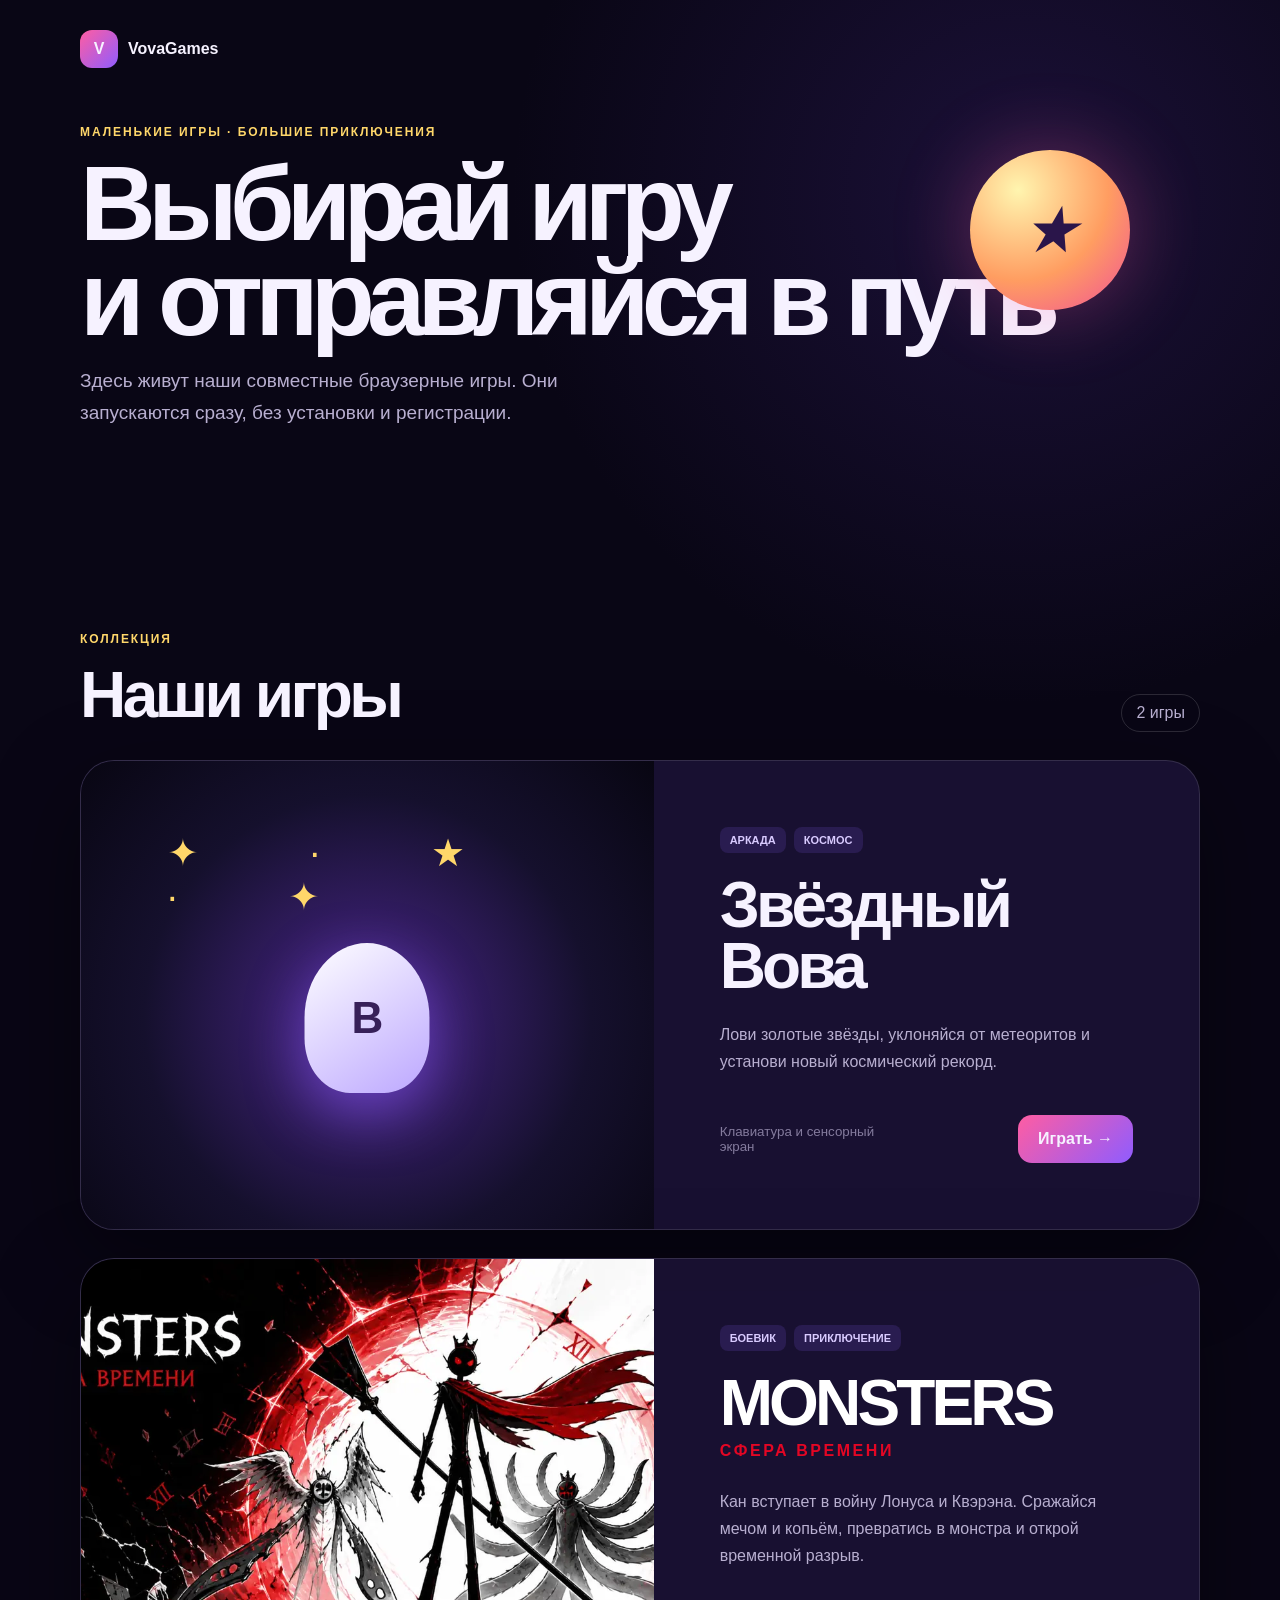
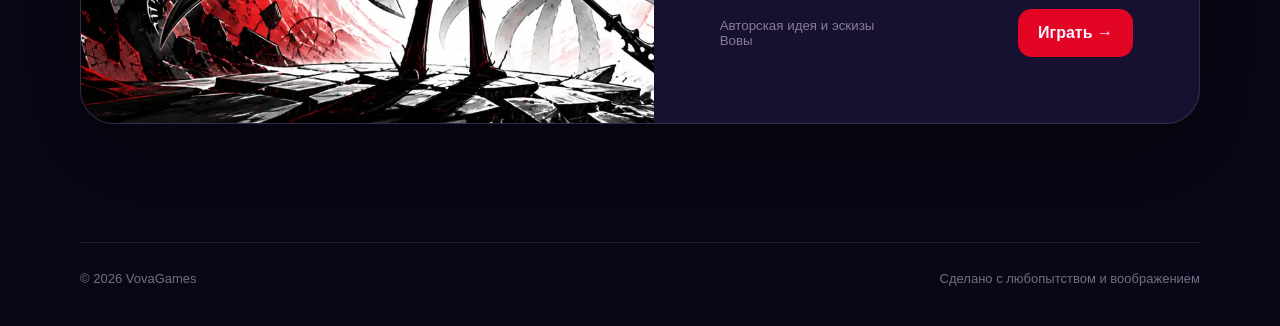
<file: index.html>
<!doctype html><html lang="ru"><head><meta charset="utf-8"><meta name="viewport" content="width=device-width,initial-scale=1"><meta name="description" content="Авторские браузерные игры Вовы."><title>VovaGames — коллекция игр</title><link rel="stylesheet" href="styles.css"></head><body><main class="page-shell">
<header class="hero"><a class="logo" href="./"><span>V</span>VovaGames</a><div><p class="eyebrow">МАЛЕНЬКИЕ ИГРЫ · БОЛЬШИЕ ПРИКЛЮЧЕНИЯ</p><h1>Выбирай игру<br>и отправляйся в путь</h1><p class="intro">Здесь живут наши совместные браузерные игры. Они запускаются сразу, без установки и регистрации.</p></div><i class="planet">★</i></header>
<section class="collection"><div class="heading"><div><p class="eyebrow">КОЛЛЕКЦИЯ</p><h2>Наши игры</h2></div><span>2 игры</span></div>
<article class="game-card star"><div class="art"><div class="ship">В</div></div><div class="info"><div class="tags"><span>Аркада</span><span>Космос</span></div><h3>Звёздный Вова</h3><p>Лови золотые звёзды, уклоняйся от метеоритов и установи новый космический рекорд.</p><div class="footer"><small>Клавиатура и сенсорный экран</small><a href="games/zvezdny-vova/">Играть →</a></div></div></article>
<article class="game-card monsters"><div class="art"></div><div class="info"><div class="tags"><span>Боевик</span><span>Приключение</span></div><h3>MONSTERS</h3><h4>СФЕРА ВРЕМЕНИ</h4><p>Кан вступает в войну Лонуса и Квэрэна. Сражайся мечом и копьём, превратись в монстра и открой временной разрыв.</p><div class="footer"><small>Авторская идея и эскизы Вовы</small><a href="games/monsters/">Играть →</a></div></div></article>
</section><footer><span>© 2026 VovaGames</span><span>Сделано с любопытством и воображением</span></footer></main></body></html>
</file>
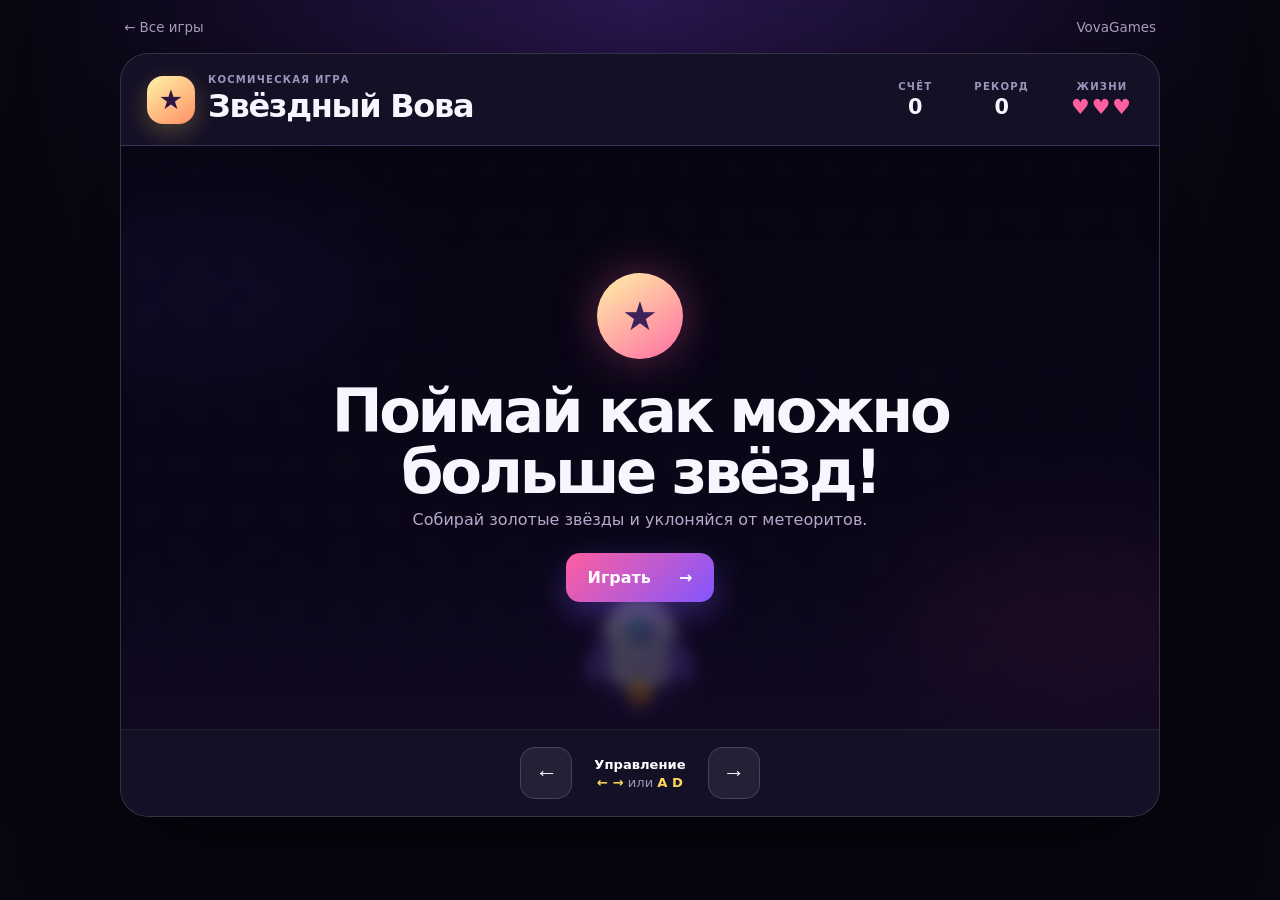
<file: games/zvezdny-vova/index.html>
<!doctype html>
<html lang="ru">
<head>
  <meta charset="utf-8">
  <meta name="viewport" content="width=device-width, initial-scale=1, user-scalable=no">
  <meta name="theme-color" content="#090615">
  <meta name="description" content="Звёздный Вова — браузерная космическая аркада.">
  <title>Звёздный Вова — VovaGames</title>
  <link rel="stylesheet" href="game.css">
</head>
<body>
  <main class="game-page">
    <nav><a href="../../">← Все игры</a><span>VovaGames</span></nav>
    <section class="game-shell" aria-label="Игра Звёздный Вова">
      <header>
        <div class="brand"><span class="brand-star">★</span><div><small>Космическая игра</small><h1>Звёздный Вова</h1></div></div>
        <div class="stats">
          <div><small>Счёт</small><strong id="score">0</strong></div>
          <div><small>Рекорд</small><strong id="best">0</strong></div>
          <div><small>Жизни</small><strong id="lives" aria-label="3 жизни">♥♥♥</strong></div>
        </div>
      </header>
      <div class="arena" id="arena">
        <div class="nebula one"></div><div class="nebula two"></div>
        <div class="star-field" aria-hidden="true"></div>
        <div class="ship" id="ship"><div class="window">В</div><div class="flame"></div></div>
        <div class="overlay" id="overlay">
          <div class="planet">★</div>
          <h2 id="message">Поймай как можно больше звёзд!</h2>
          <p>Собирай золотые звёзды и уклоняйся от метеоритов.</p>
          <button id="start">Играть <span>→</span></button>
        </div>
      </div>
      <footer>
        <button class="control" id="left" aria-label="Двигаться влево">←</button>
        <p><b>Управление</b><span>← →</span> или <span>A D</span></p>
        <button class="control" id="right" aria-label="Двигаться вправо">→</button>
      </footer>
    </section>
  </main>
  <script src="game.js"></script>
</body>
</html>
</file>
<file: styles.css>
:root{color-scheme:dark;--purple:#8f5cff;--pink:#ff5da2;--gold:#ffd76a}*{box-sizing:border-box}body{margin:0;color:#f6f2ff;font-family:Inter,Arial,sans-serif;background:radial-gradient(circle at 80% 10%,#36206c66,transparent 32rem),#090615}a{color:inherit}.page-shell{width:min(1120px,calc(100% - 36px));margin:auto}.hero{min-height:560px;position:relative;display:grid;align-content:center;overflow:hidden}.logo{position:absolute;top:30px;display:flex;gap:10px;align-items:center;text-decoration:none;font-weight:900}.logo span{display:grid;place-items:center;width:38px;height:38px;border-radius:12px;background:linear-gradient(135deg,var(--pink),var(--purple))}.eyebrow{color:var(--gold);font-size:12px;font-weight:900;letter-spacing:.16em}.hero h1{font-size:clamp(48px,8.4vw,105px);line-height:.9;letter-spacing:-.075em;margin:18px 0}.intro{max-width:590px;color:#b8afd0;font-size:19px;line-height:1.65}.planet{position:absolute;right:70px;top:150px;display:grid;place-items:center;width:160px;height:160px;border-radius:50%;color:#2a154a;font-size:64px;background:radial-gradient(circle at 30% 25%,#fff5af,#ff9d61 55%,#f05098);box-shadow:0 0 80px #ff5da255}.collection{padding:60px 0 90px}.heading{display:flex;align-items:end;justify-content:space-between;margin-bottom:28px}.heading h2{font-size:clamp(36px,5vw,64px);margin:0;letter-spacing:-.055em}.heading>span{padding:9px 14px;border:1px solid #ffffff24;border-radius:99px;color:#b8afd0}.game-card{display:grid;grid-template-columns:1.05fr 1fr;min-height:420px;margin-bottom:28px;overflow:hidden;border:1px solid #ffffff1f;border-radius:34px;background:#1c1437d6;box-shadow:0 30px 90px #0006}.art{position:relative;min-height:330px;background:#130d2a}.star .art{background:radial-gradient(circle at 50% 55%,#4b278d,#15102d 58%,#080612)}.star .art:before{content:'✦  ·  ★  ·  ✦';position:absolute;inset:15%;color:var(--gold);font-size:38px;letter-spacing:50px}.ship{position:absolute;left:50%;top:55%;display:grid;place-items:center;width:125px;height:150px;border-radius:62% 62% 45% 45%;color:#372059;font-size:44px;font-weight:900;background:linear-gradient(145deg,#fff,#bca7ff);transform:translate(-50%,-50%);box-shadow:0 20px 55px #8f5cff88}.monsters .art{background:url('[data-uri]') center/cover}.info{display:flex;flex-direction:column;justify-content:center;padding:clamp(32px,6vw,66px)}.tags{display:flex;gap:8px}.tags span{padding:7px 10px;border-radius:8px;color:#d9cbff;background:#8f5cff26;font-size:11px;font-weight:900;text-transform:uppercase}.info h3{font-size:clamp(40px,5vw,70px);line-height:.95;letter-spacing:-.06em;margin:22px 0 8px}.monsters h3{color:#fff}.info h4{color:#e30624;letter-spacing:.16em;margin:0 0 12px}.info>p{color:#b8afd0;line-height:1.7}.footer{display:flex;align-items:center;justify-content:space-between;gap:20px;margin-top:24px}.footer small{max-width:170px;color:#847b9d}.footer a{padding:15px 20px;border-radius:14px;text-decoration:none;font-weight:900;background:linear-gradient(135deg,var(--pink),var(--purple))}.monsters .footer a{background:#e30624}footer{display:flex;justify-content:space-between;padding:28px 0 40px;border-top:1px solid #ffffff18;color:#746c88;font-size:13px}@media(max-width:760px){.hero{min-height:600px;align-content:end;padding-bottom:65px}.planet{width:105px;height:105px;right:-5px;top:100px}.game-card{grid-template-columns:1fr}.art{min-height:300px}.footer{align-items:end}footer{flex-direction:column;gap:10px}}
</file>
<file: games/zvezdny-vova/game.css>
:root { color-scheme: dark; --gold:#ffd85a; --purple:#8256ff; --pink:#ff5f9f; }
* { box-sizing:border-box; touch-action:manipulation; }
html,body { min-height:100%; }
body { margin:0; color:#f8f5ff; font-family:Inter,ui-sans-serif,system-ui,-apple-system,"Segoe UI",sans-serif; background:radial-gradient(circle at 50% 0,#2a1751,#080611 55%); }
.game-page { width:min(1040px,calc(100% - 24px)); margin:auto; padding:20px 0 40px; }
nav { display:flex; justify-content:space-between; margin:0 4px 18px; color:#a69bbf; font-size:.84rem; }
nav a { color:inherit; text-decoration:none; }
.game-shell { overflow:hidden; border:1px solid rgba(255,255,255,.14); border-radius:28px; background:#141026; box-shadow:0 30px 100px rgba(0,0,0,.55); }
header { display:flex; justify-content:space-between; align-items:center; gap:20px; padding:20px 26px; }
.brand { display:flex; align-items:center; gap:13px; }
.brand-star { display:grid; place-items:center; width:48px; aspect-ratio:1; border-radius:16px; color:#2c1646; font-size:1.7rem; background:linear-gradient(145deg,#fff3a7,#ff8f65); box-shadow:0 8px 24px rgba(255,216,90,.25); }
.brand small,.stats small { display:block; color:#9e93ba; font-size:.63rem; font-weight:800; text-transform:uppercase; letter-spacing:.12em; }
h1 { margin:2px 0 0; font-size:clamp(1.25rem,3vw,2rem); letter-spacing:-.04em; }
.stats { display:flex; gap:clamp(14px,4vw,42px); text-align:center; }
.stats strong { display:block; margin-top:3px; font-size:1.3rem; }
#lives { color:var(--pink); letter-spacing:2px; }
.arena { position:relative; height:min(65vh,620px); min-height:430px; overflow:hidden; isolation:isolate; border-block:1px solid rgba(255,255,255,.1); background:linear-gradient(#080713,#130d2a 70%,#2b174c); }
.star-field { position:absolute; inset:0; opacity:.7; background-image:radial-gradient(#fff 1px,transparent 1.5px),radial-gradient(var(--gold) 1px,transparent 2px); background-size:49px 49px,83px 83px; background-position:0 0,18px 27px; }
.nebula { position:absolute; width:360px; height:180px; border-radius:50%; filter:blur(50px); opacity:.23; }
.nebula.one { left:-100px; top:50px; background:#7b4dff; }
.nebula.two { right:-100px; bottom:20px; background:#ff4d9a; }
.ship { position:absolute; z-index:4; left:50%; bottom:7%; width:76px; height:92px; border-radius:60% 60% 42% 42%; background:linear-gradient(145deg,#fff,#bba6ff); transform:translateX(-50%); transition:left .08s linear; box-shadow:0 13px 28px rgba(130,86,255,.45); }
.ship::before,.ship::after { content:""; position:absolute; bottom:8px; width:24px; height:40px; background:#7552db; }
.ship::before { left:-16px; border-radius:70% 0 0 35%; transform:skewY(-25deg); }
.ship::after { right:-16px; border-radius:0 70% 35% 0; transform:skewY(25deg); }
.window { position:absolute; top:16px; left:50%; display:grid; place-items:center; width:38px; aspect-ratio:1; border:5px solid #eee8ff; border-radius:50%; color:#fff; font-weight:900; background:linear-gradient(145deg,#4ee7ff,#674ddd); transform:translateX(-50%); }
.flame { position:absolute; left:50%; bottom:-24px; width:25px; height:34px; border-radius:0 0 50% 50%; background:linear-gradient(#fff9a9,#ff8b3d 50%,transparent); transform:translateX(-50%); animation:flicker .14s infinite alternate; }
.drop { position:absolute; z-index:3; display:grid; place-items:center; width:48px; aspect-ratio:1; font-size:2.1rem; transform:translate(-50%,-50%); will-change:top; }
.drop.star { color:var(--gold); filter:drop-shadow(0 0 10px var(--gold)); }
.drop.rock { color:#a493b7; filter:drop-shadow(3px 5px 3px rgba(0,0,0,.5)); }
.overlay { position:absolute; z-index:8; inset:0; display:flex; flex-direction:column; align-items:center; justify-content:center; padding:25px; text-align:center; background:rgba(7,5,18,.72); backdrop-filter:blur(7px); }
.overlay.hidden { display:none; }
.overlay .planet { display:grid; place-items:center; width:86px; aspect-ratio:1; border-radius:50%; color:#3d225c; font-size:2.5rem; background:linear-gradient(145deg,#fff2a5,#ff6da4); box-shadow:0 0 45px rgba(255,95,159,.35); }
.overlay h2 { max-width:620px; margin:22px 0 8px; font-size:clamp(1.8rem,5vw,3.8rem); line-height:1; letter-spacing:-.055em; }
.overlay p { margin:0 0 24px; color:#b5aacb; }
.overlay button { display:flex; gap:28px; align-items:center; padding:15px 22px; border:0; border-radius:14px; color:white; font:inherit; font-weight:900; background:linear-gradient(135deg,var(--pink),var(--purple)); cursor:pointer; box-shadow:0 12px 32px rgba(130,86,255,.35); }
footer { display:flex; align-items:center; justify-content:center; gap:22px; padding:17px; }
footer p { margin:0; color:#9e93ba; font-size:.82rem; text-align:center; }
footer p b { display:block; color:white; margin-bottom:3px; }
footer p span { color:var(--gold); font-weight:800; }
.control { display:grid; place-items:center; width:52px; aspect-ratio:1; border:1px solid rgba(255,255,255,.16); border-radius:15px; color:white; font-size:1.4rem; background:rgba(255,255,255,.07); cursor:pointer; }
.control:active { background:rgba(130,86,255,.35); transform:scale(.96); }
@keyframes flicker { to { height:27px; opacity:.78; } }
@media(max-width:640px){.game-page{width:100%;padding:0}.game-shell{border-radius:0;border-inline:0}nav{padding:12px;margin:0}header{padding:14px}.brand-star{width:40px}.stats{gap:12px}.stats small{font-size:.54rem}.stats strong{font-size:1rem}.arena{height:calc(100vh - 190px);min-height:420px}footer{padding:10px}.control{width:48px}}
@media(prefers-reduced-motion:reduce){.flame{animation:none}.ship{transition:none}}
</file>
